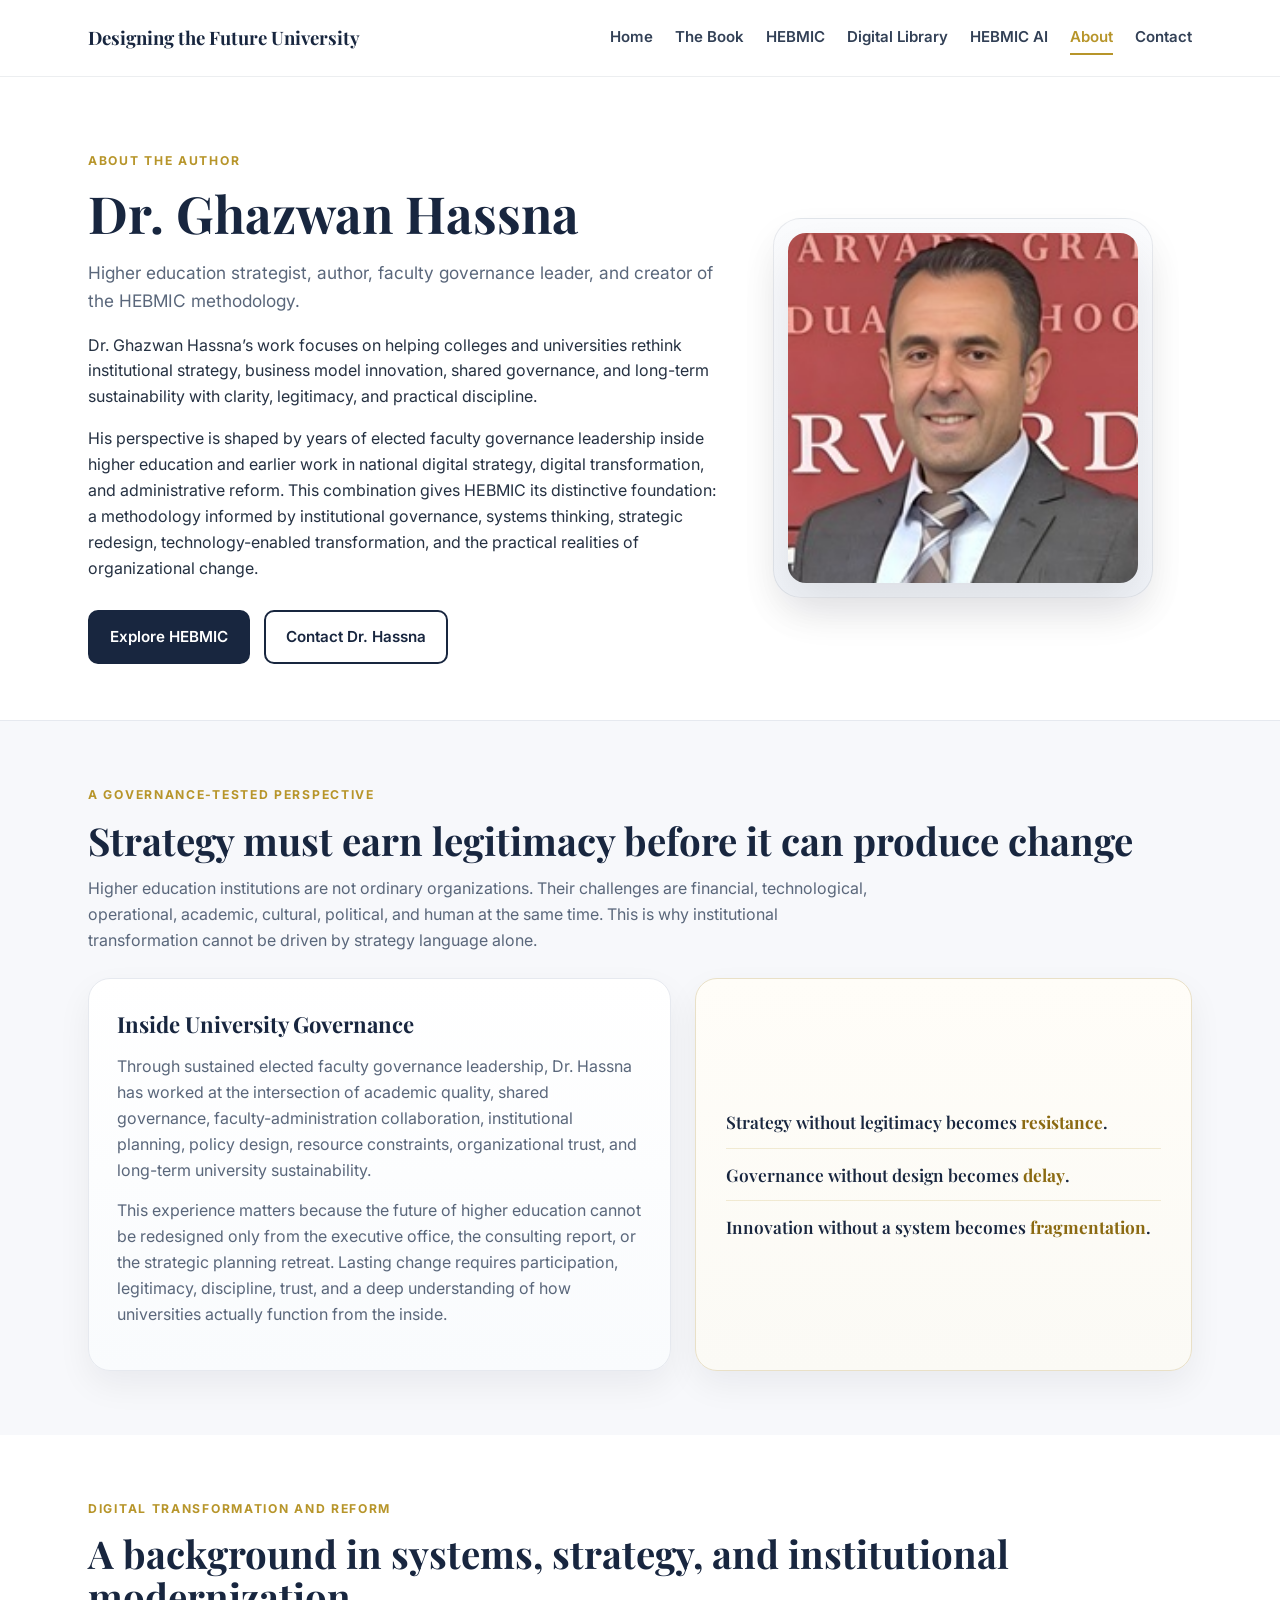
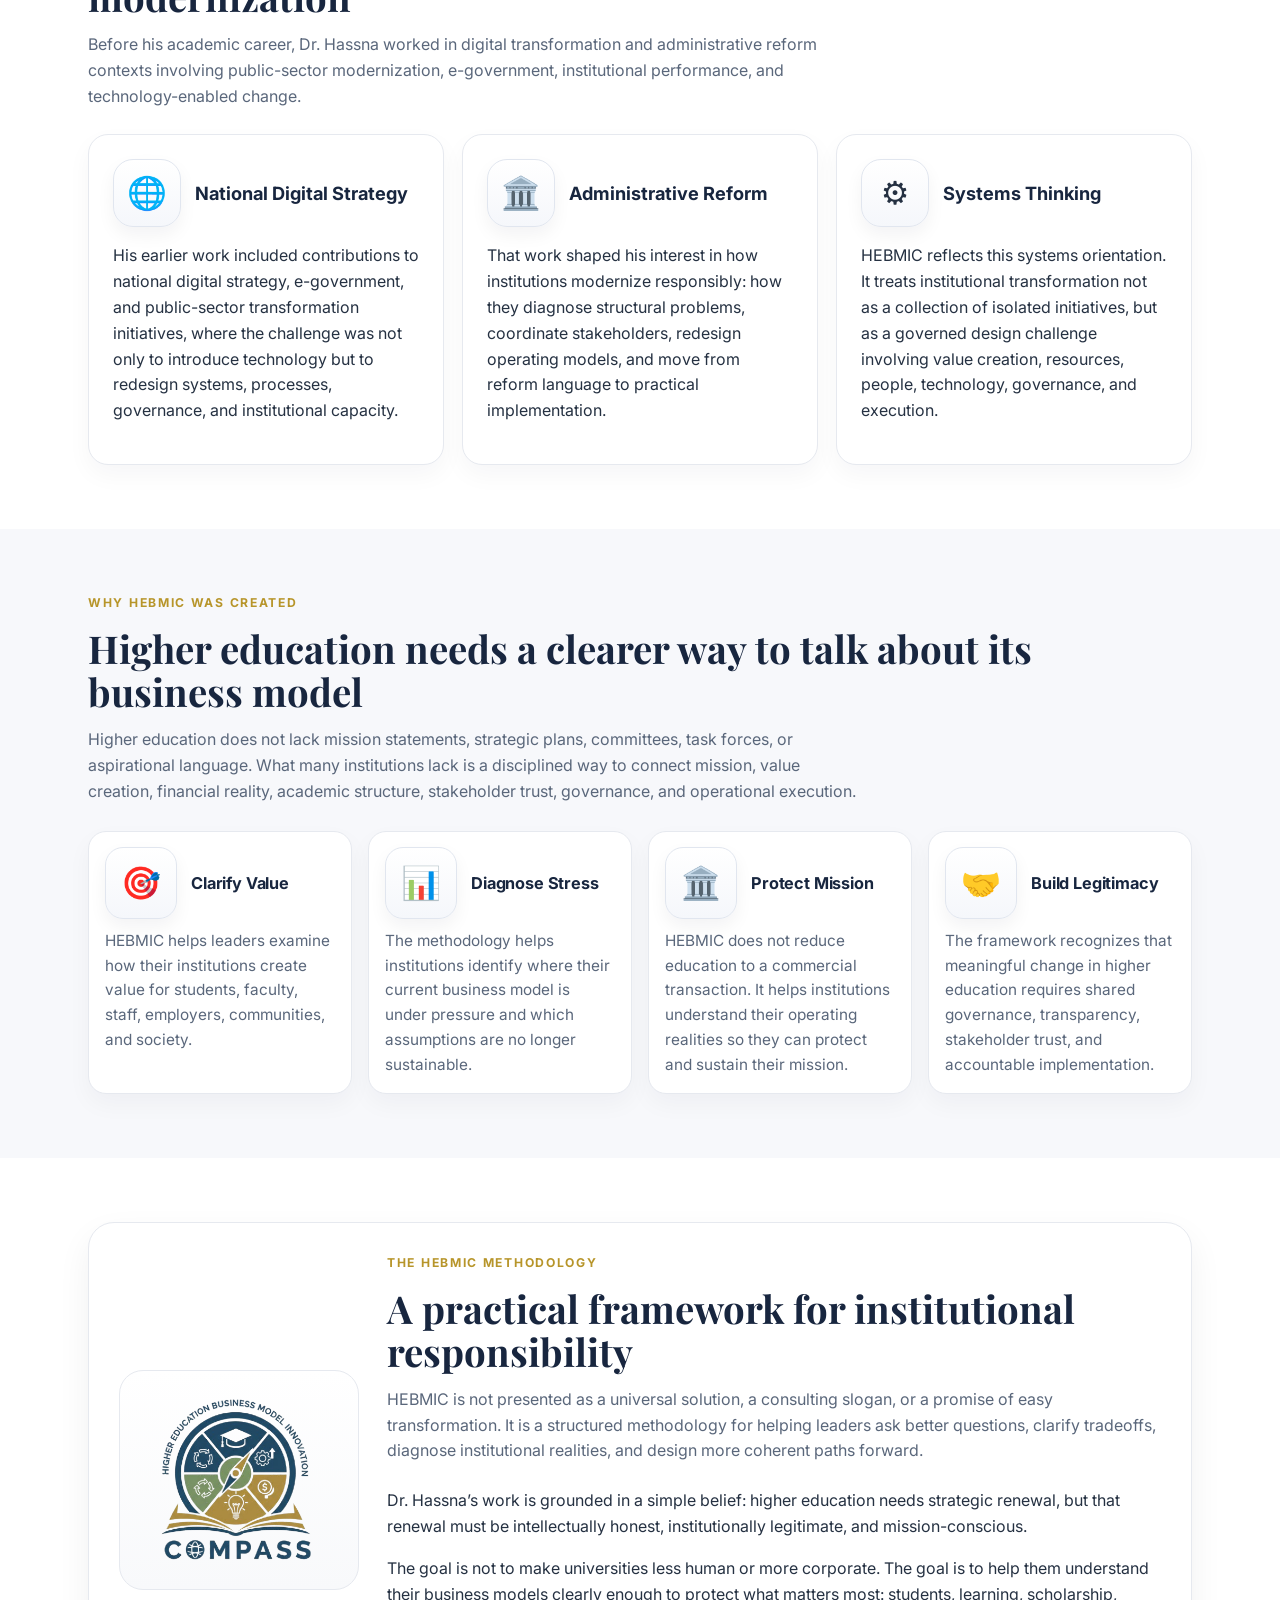
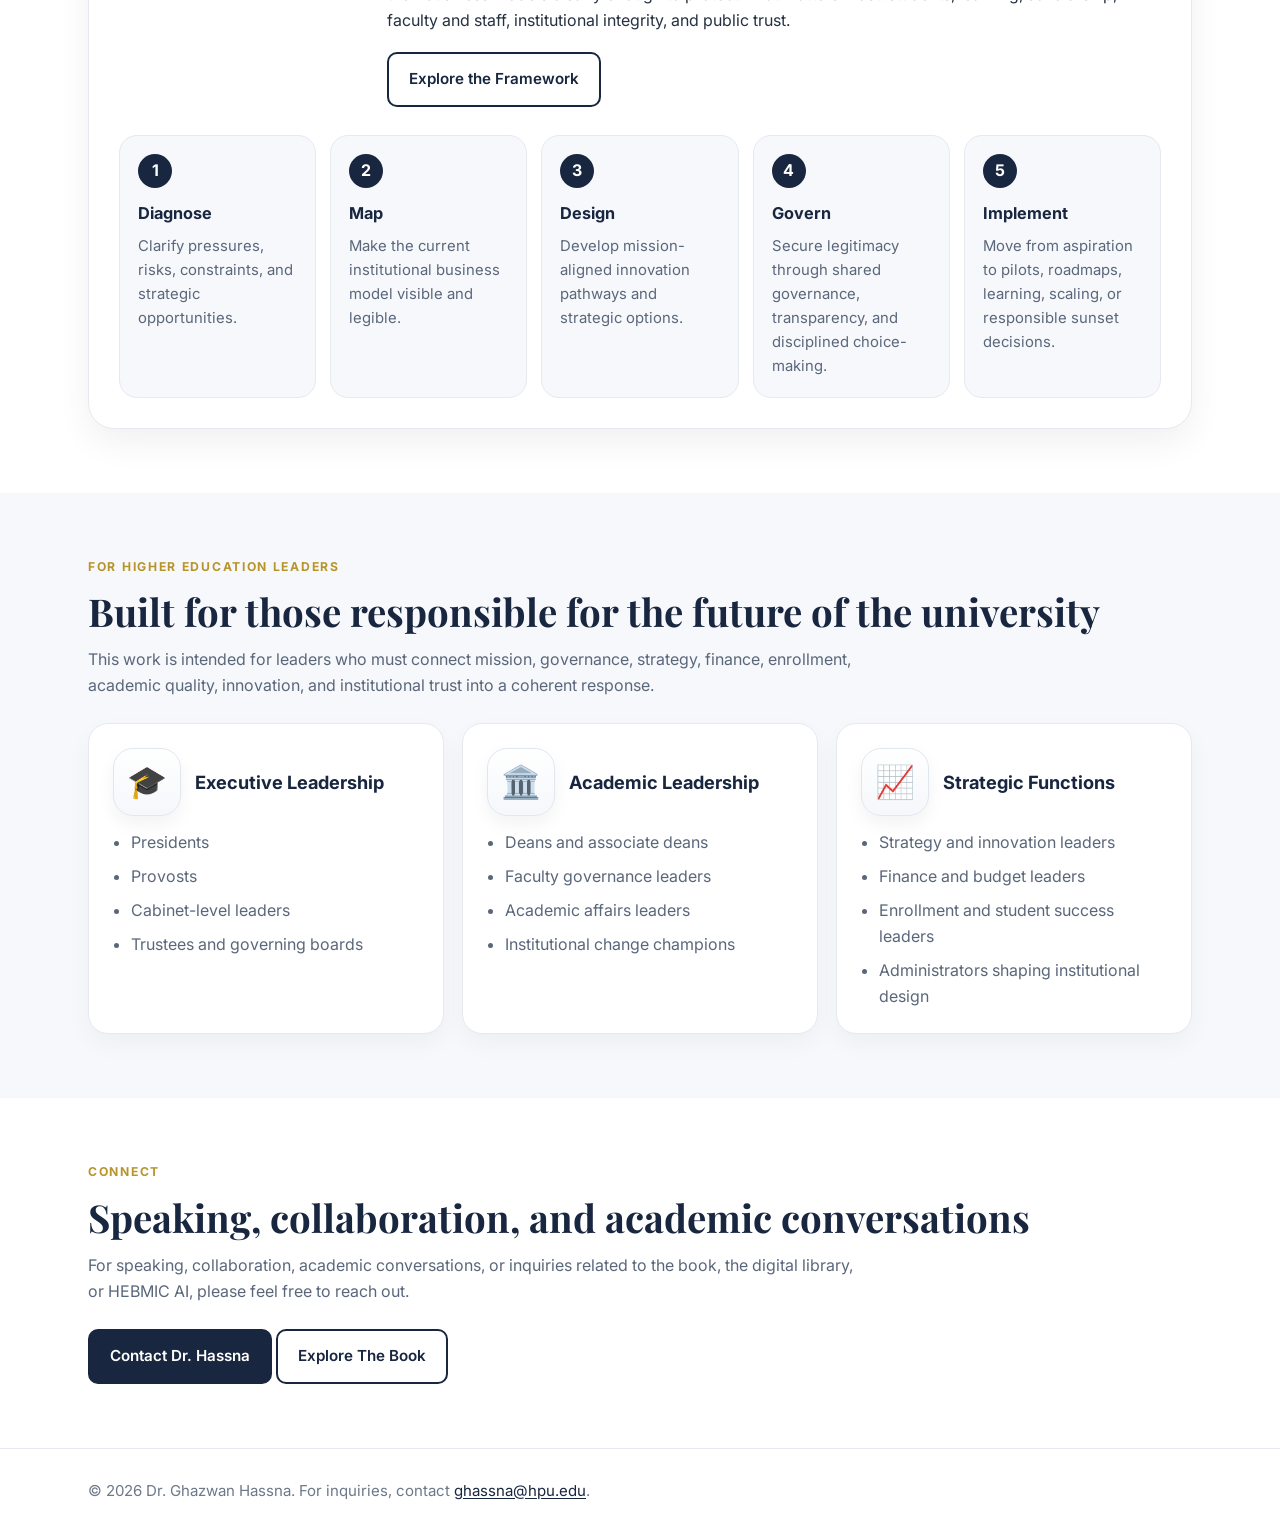
<file: About.html>
<!DOCTYPE html>
<html lang="en">
<head>
  <meta charset="UTF-8">
  <meta name="viewport" content="width=device-width, initial-scale=1.0">
  <title>About Dr. Ghazwan Hassna | Designing the Future University</title>
  <link rel="stylesheet" href="styles.css">

  <!-- Google tag (gtag.js) -->
  <script async src="https://www.googletagmanager.com/gtag/js?id=G-FE141B1GD9"></script>
  <script>
    window.dataLayer = window.dataLayer || [];
    function gtag(){dataLayer.push(arguments);}
    gtag('js', new Date());

    gtag('config', 'G-FE141B1GD9');
  </script>
</head>

<body>
  <header class="site-header">
    <div class="container header-inner">
      <a class="brand" href="index.html">Designing the Future University</a>
      <nav class="nav">
        <a href="index.html">Home</a>
        <a href="book.html">The Book</a>
        <a href="hebmic.html">HEBMIC</a>
        <a href="digital-library.html">Digital Library</a>
        <a href="hebmic-ai.html">HEBMIC AI</a>
        <a class="active" href="about.html">About</a>
        <a href="index.html#contact">Contact</a>
      </nav>
    </div>
  </header>

  <main>

    <section class="hero">
      <div class="container hero-grid">
        <div>
          <div class="eyebrow">About the Author</div>
          <h1>Dr. Ghazwan Hassna</h1>
          <p class="lead">Higher education strategist, author, faculty governance leader, and creator of the HEBMIC methodology.</p>

          <p>Dr. Ghazwan Hassna’s work focuses on helping colleges and universities rethink institutional strategy, business model innovation, shared governance, and long-term sustainability with clarity, legitimacy, and practical discipline.</p>

          <p>His perspective is shaped by years of elected faculty governance leadership inside higher education and earlier work in national digital strategy, digital transformation, and administrative reform. This combination gives HEBMIC its distinctive foundation: a methodology informed by institutional governance, systems thinking, strategic redesign, technology-enabled transformation, and the practical realities of organizational change.</p>

          <div class="button-row">
            <a class="btn btn-primary" href="hebmic.html">Explore HEBMIC</a>
            <a class="btn btn-secondary" href="index.html#contact">Contact Dr. Hassna</a>
          </div>
        </div>

        <div class="hero-card">
          <img src="author-placeholder.png" alt="Dr. Ghazwan Hassna">
        </div>
      </div>
    </section>

    <section class="section soft divider-top">
      <div class="container">
        <div class="eyebrow">A Governance-Tested Perspective</div>
        <h2 class="section-title">Strategy must earn legitimacy before it can produce change</h2>

        <p class="section-intro">Higher education institutions are not ordinary organizations. Their challenges are financial, technological, operational, academic, cultural, political, and human at the same time. This is why institutional transformation cannot be driven by strategy language alone.</p>

        <div class="book-thesis-grid home-book-thesis-grid">
          <article class="panel book-panel">
            <h3>Inside University Governance</h3>
            <p>Through sustained elected faculty governance leadership, Dr. Hassna has worked at the intersection of academic quality, shared governance, faculty-administration collaboration, institutional planning, policy design, resource constraints, organizational trust, and long-term university sustainability.</p>

            <p>This experience matters because the future of higher education cannot be redesigned only from the executive office, the consulting report, or the strategic planning retreat. Lasting change requires participation, legitimacy, discipline, trust, and a deep understanding of how universities actually function from the inside.</p>
          </article>

          <article class="panel thesis-panel manifesto-panel">
            <div class="manifesto-lines">
              <div class="manifesto-line">Strategy without legitimacy becomes <strong>resistance</strong>.</div>
              <div class="manifesto-line">Governance without design becomes <strong>delay</strong>.</div>
              <div class="manifesto-line">Innovation without a system becomes <strong>fragmentation</strong>.</div>
            </div>
          </article>
        </div>
      </div>
    </section>

    <section class="section white">
      <div class="container">
        <div class="eyebrow">Digital Transformation and Reform</div>
        <h2 class="section-title">A background in systems, strategy, and institutional modernization</h2>

        <p class="section-intro">Before his academic career, Dr. Hassna worked in digital transformation and administrative reform contexts involving public-sector modernization, e-government, institutional performance, and technology-enabled change.</p>

        <div class="audience-layout">
          <article class="audience-column">
            <div class="audience-head">
              <div class="audience-icon" aria-hidden="true">🌐</div>
              <h3>National Digital Strategy</h3>
            </div>
            <p>His earlier work included contributions to national digital strategy, e-government, and public-sector transformation initiatives, where the challenge was not only to introduce technology but to redesign systems, processes, governance, and institutional capacity.</p>
          </article>

          <article class="audience-column">
            <div class="audience-head">
              <div class="audience-icon" aria-hidden="true">🏛️</div>
              <h3>Administrative Reform</h3>
            </div>
            <p>That work shaped his interest in how institutions modernize responsibly: how they diagnose structural problems, coordinate stakeholders, redesign operating models, and move from reform language to practical implementation.</p>
          </article>

          <article class="audience-column">
            <div class="audience-head">
              <div class="audience-icon" aria-hidden="true">⚙️</div>
              <h3>Systems Thinking</h3>
            </div>
            <p>HEBMIC reflects this systems orientation. It treats institutional transformation not as a collection of isolated initiatives, but as a governed design challenge involving value creation, resources, people, technology, governance, and execution.</p>
          </article>
        </div>
      </div>
    </section>

    <section class="section tinted">
      <div class="container">
        <div class="eyebrow">Why HEBMIC Was Created</div>
        <h2 class="section-title">Higher education needs a clearer way to talk about its business model</h2>

        <p class="section-intro">Higher education does not lack mission statements, strategic plans, committees, task forces, or aspirational language. What many institutions lack is a disciplined way to connect mission, value creation, financial reality, academic structure, stakeholder trust, governance, and operational execution.</p>

        <div class="pressure-grid">
          <article class="pressure-card">
            <div class="pressure-head">
              <div class="pressure-icon" aria-hidden="true">🎯</div>
              <h3>Clarify Value</h3>
            </div>
            <p>HEBMIC helps leaders examine how their institutions create value for students, faculty, staff, employers, communities, and society.</p>
          </article>

          <article class="pressure-card">
            <div class="pressure-head">
              <div class="pressure-icon" aria-hidden="true">📊</div>
              <h3>Diagnose Stress</h3>
            </div>
            <p>The methodology helps institutions identify where their current business model is under pressure and which assumptions are no longer sustainable.</p>
          </article>

          <article class="pressure-card">
            <div class="pressure-head">
              <div class="pressure-icon" aria-hidden="true">🏛️</div>
              <h3>Protect Mission</h3>
            </div>
            <p>HEBMIC does not reduce education to a commercial transaction. It helps institutions understand their operating realities so they can protect and sustain their mission.</p>
          </article>

          <article class="pressure-card">
            <div class="pressure-head">
              <div class="pressure-icon" aria-hidden="true">🤝</div>
              <h3>Build Legitimacy</h3>
            </div>
            <p>The framework recognizes that meaningful change in higher education requires shared governance, transparency, stakeholder trust, and accountable implementation.</p>
          </article>
        </div>
      </div>
    </section>

    <section class="section white">
      <div class="container">
        <div class="framework-card">
          <div class="framework-top">
            <div class="framework-logo-left">
              <img src="hebmic-logo.png" alt="HEBMIC logo">
            </div>

            <div>
              <div class="eyebrow">The HEBMIC Methodology</div>
              <h2 class="section-title">A practical framework for institutional responsibility</h2>

              <p class="section-intro">HEBMIC is not presented as a universal solution, a consulting slogan, or a promise of easy transformation. It is a structured methodology for helping leaders ask better questions, clarify tradeoffs, diagnose institutional realities, and design more coherent paths forward.</p>

              <p>Dr. Hassna’s work is grounded in a simple belief: higher education needs strategic renewal, but that renewal must be intellectually honest, institutionally legitimate, and mission-conscious.</p>

              <p>The goal is not to make universities less human or more corporate. The goal is to help them understand their business models clearly enough to protect what matters most: students, learning, scholarship, faculty and staff, institutional integrity, and public trust.</p>

              <div class="button-row framework-cta">
                <a class="btn btn-secondary" href="hebmic.html">Explore the Framework</a>
              </div>
            </div>
          </div>

          <div class="steps">
            <div class="step">
              <div class="step-num">1</div>
              <h3>Diagnose</h3>
              <p>Clarify pressures, risks, constraints, and strategic opportunities.</p>
            </div>

            <div class="step">
              <div class="step-num">2</div>
              <h3>Map</h3>
              <p>Make the current institutional business model visible and legible.</p>
            </div>

            <div class="step">
              <div class="step-num">3</div>
              <h3>Design</h3>
              <p>Develop mission-aligned innovation pathways and strategic options.</p>
            </div>

            <div class="step">
              <div class="step-num">4</div>
              <h3>Govern</h3>
              <p>Secure legitimacy through shared governance, transparency, and disciplined choice-making.</p>
            </div>

            <div class="step">
              <div class="step-num">5</div>
              <h3>Implement</h3>
              <p>Move from aspiration to pilots, roadmaps, learning, scaling, or responsible sunset decisions.</p>
            </div>
          </div>
        </div>
      </div>
    </section>

    <section class="section soft">
      <div class="container">
        <div class="eyebrow">For Higher Education Leaders</div>
        <h2 class="section-title">Built for those responsible for the future of the university</h2>

        <p class="section-intro">This work is intended for leaders who must connect mission, governance, strategy, finance, enrollment, academic quality, innovation, and institutional trust into a coherent response.</p>

        <div class="audience-layout">
          <article class="audience-column">
            <div class="audience-head">
              <div class="audience-icon" aria-hidden="true">🎓</div>
              <h3>Executive Leadership</h3>
            </div>
            <ul>
              <li>Presidents</li>
              <li>Provosts</li>
              <li>Cabinet-level leaders</li>
              <li>Trustees and governing boards</li>
            </ul>
          </article>

          <article class="audience-column">
            <div class="audience-head">
              <div class="audience-icon" aria-hidden="true">🏛️</div>
              <h3>Academic Leadership</h3>
            </div>
            <ul>
              <li>Deans and associate deans</li>
              <li>Faculty governance leaders</li>
              <li>Academic affairs leaders</li>
              <li>Institutional change champions</li>
            </ul>
          </article>

          <article class="audience-column">
            <div class="audience-head">
              <div class="audience-icon" aria-hidden="true">📈</div>
              <h3>Strategic Functions</h3>
            </div>
            <ul>
              <li>Strategy and innovation leaders</li>
              <li>Finance and budget leaders</li>
              <li>Enrollment and student success leaders</li>
              <li>Administrators shaping institutional design</li>
            </ul>
          </article>
        </div>
      </div>
    </section>

    <section class="section white">
      <div class="container contact-block">
        <div class="eyebrow">Connect</div>
        <h2 class="section-title">Speaking, collaboration, and academic conversations</h2>
        <p class="section-intro">For speaking, collaboration, academic conversations, or inquiries related to the book, the digital library, or HEBMIC AI, please feel free to reach out.</p>

        <div class="contact-actions">
          <a class="btn btn-primary" href="mailto:ghassna@hpu.edu">Contact Dr. Hassna</a>
          <a class="btn btn-secondary" href="book.html">Explore The Book</a>
        </div>
      </div>
    </section>

  </main>

  <footer class="footer">
    <div class="container">© 2026 Dr. Ghazwan Hassna. For inquiries, contact <a class="contact-link" href="mailto:ghassna@hpu.edu">ghassna@hpu.edu</a>.</div>
  </footer>
</body>
</html>
</file>
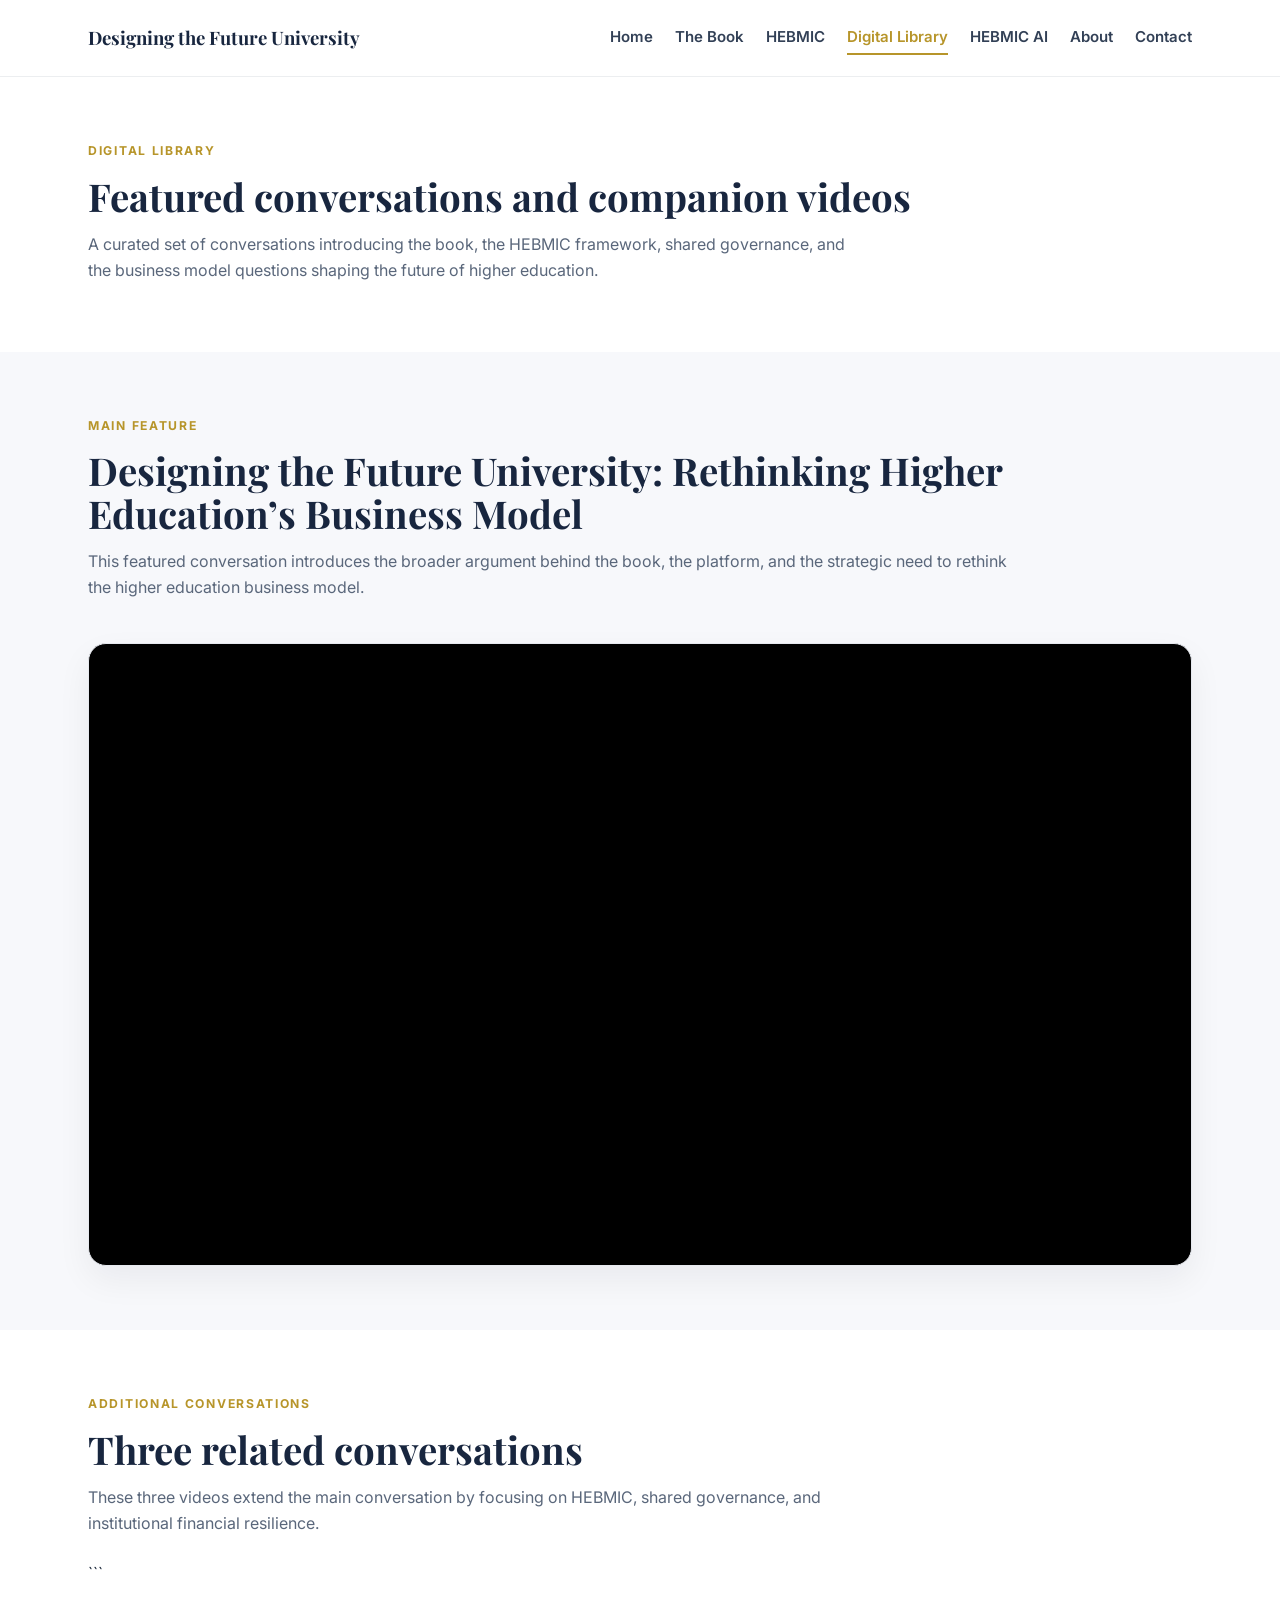
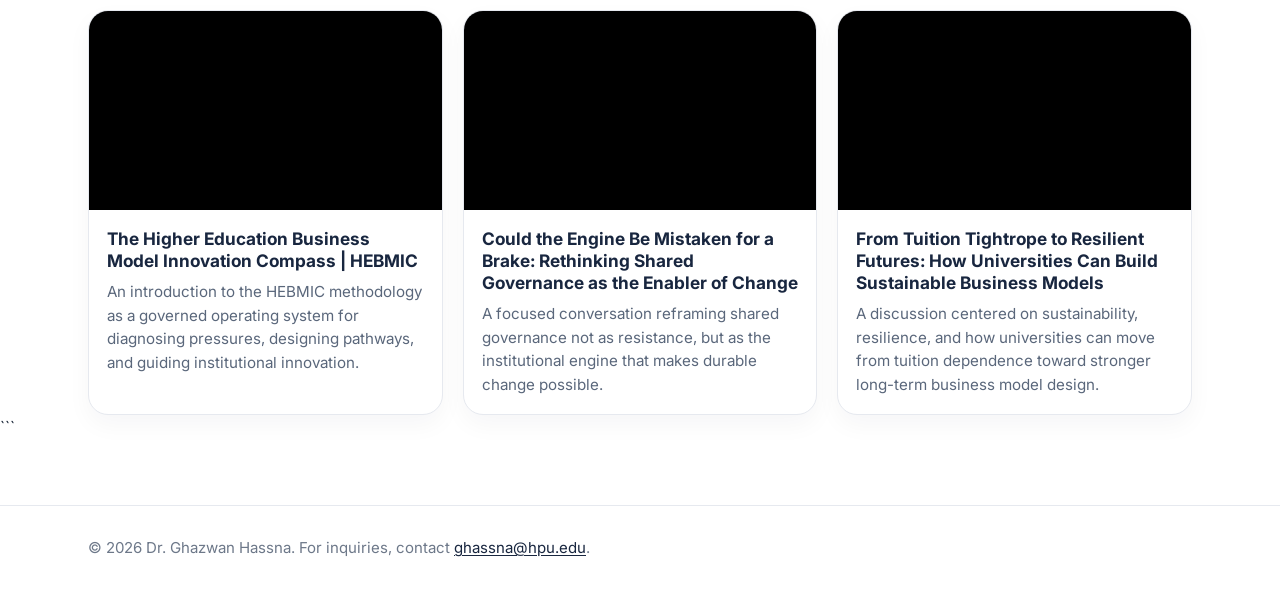
<file: digital-library.html>
<!DOCTYPE html>

<html lang="en">
<head>
  <meta charset="UTF-8">
  <meta name="viewport" content="width=device-width, initial-scale=1.0">
  <title>Digital Library | Designing the Future University</title>
  <link rel="stylesheet" href="styles.css">

<!-- Google tag (gtag.js) -->

<script async src="https://www.googletagmanager.com/gtag/js?id=G-FE141B1GD9"></script>

<script>
  window.dataLayer = window.dataLayer || [];
  function gtag(){dataLayer.push(arguments);}
  gtag('js', new Date());

  gtag('config', 'G-FE141B1GD9');
</script>

</head>
<body>
<header class="site-header">
  <div class="container header-inner">
    <a class="brand" href="index.html">Designing the Future University</a>
    <nav class="nav">
      <a href="index.html">Home</a>
      <a href="book.html">The Book</a>
      <a href="hebmic.html">HEBMIC</a>
      <a class="active" href="digital-library.html">Digital Library</a>
      <a href="hebmic-ai.html">HEBMIC AI</a>
      <a href="about.html">About</a>
      <a href="index.html#contact">Contact</a>
    </nav>
  </div>
</header>

<main>
  <section class="page-hero">
    <div class="container">
      <div class="eyebrow">Digital Library</div>
      <h1 class="section-title">Featured conversations and companion videos</h1>
      <p class="section-intro">A curated set of conversations introducing the book, the HEBMIC framework, shared governance, and the business model questions shaping the future of higher education.</p>
    </div>
  </section>

  <section class="section white">
    <div class="container featured-library">
      <div>
        <div class="eyebrow">Main Feature</div>
        <h2 class="section-title">Designing the Future University: Rethinking Higher Education’s Business Model</h2>
        <p class="section-intro featured-library-copy">This featured conversation introduces the broader argument behind the book, the platform, and the strategic need to rethink the higher education business model.</p>
      </div>
      <div class="video-shell">
        <iframe src="https://www.youtube.com/embed/VXPDXHJLjWQ?start=12" title="Designing the Future University: Rethinking Higher Education’s Business Model" allow="accelerometer; autoplay; clipboard-write; encrypted-media; gyroscope; picture-in-picture; web-share" allowfullscreen></iframe>
      </div>
    </div>
  </section>

  <section class="section soft">
    <div class="container">
      <div class="eyebrow">Additional Conversations</div>
      <h2 class="section-title">Three related conversations</h2>
      <p class="section-intro">These three videos extend the main conversation by focusing on HEBMIC, shared governance, and institutional financial resilience.</p>

```
  <div class="library-subgrid">
    <article class="library-video-card">
      <div class="video-shell">
        <iframe src="https://www.youtube.com/embed/Nhz-rdSpG3s" title="The Higher Education Business Model Innovation Compass | HEBMIC" allow="accelerometer; autoplay; clipboard-write; encrypted-media; gyroscope; picture-in-picture; web-share" allowfullscreen></iframe>
      </div>
      <div class="library-video-copy">
        <h3>The Higher Education Business Model Innovation Compass | HEBMIC</h3>
        <p>An introduction to the HEBMIC methodology as a governed operating system for diagnosing pressures, designing pathways, and guiding institutional innovation.</p>
      </div>
    </article>

    <article class="library-video-card">
      <div class="video-shell">
        <iframe src="https://www.youtube.com/embed/MjIpxXNp2L0?start=711" title="Could the Engine Be Mistaken for a Brake: Rethinking Shared Governance as the Enabler of Change" allow="accelerometer; autoplay; clipboard-write; encrypted-media; gyroscope; picture-in-picture; web-share" allowfullscreen></iframe>
      </div>
      <div class="library-video-copy">
        <h3>Could the Engine Be Mistaken for a Brake: Rethinking Shared Governance as the Enabler of Change</h3>
        <p>A focused conversation reframing shared governance not as resistance, but as the institutional engine that makes durable change possible.</p>
      </div>
    </article>

    <article class="library-video-card">
      <div class="video-shell">
        <iframe src="https://www.youtube.com/embed/9J0lgB2GtbI?start=327" title="From Tuition Tightrope to Resilient Futures: How Universities Can Build Sustainable Business Models" allow="accelerometer; autoplay; clipboard-write; encrypted-media; gyroscope; picture-in-picture; web-share" allowfullscreen></iframe>
      </div>
      <div class="library-video-copy">
        <h3>From Tuition Tightrope to Resilient Futures: How Universities Can Build Sustainable Business Models</h3>
        <p>A discussion centered on sustainability, resilience, and how universities can move from tuition dependence toward stronger long-term business model design.</p>
      </div>
    </article>
  </div>
</div>
```

  </section>
</main>

<footer class="footer">
  <div class="container">© 2026 Dr. Ghazwan Hassna. For inquiries, contact <a class="contact-link" href="mailto:ghassna@hpu.edu">ghassna@hpu.edu</a>.</div>
</footer>
</body>
</html>
</file>
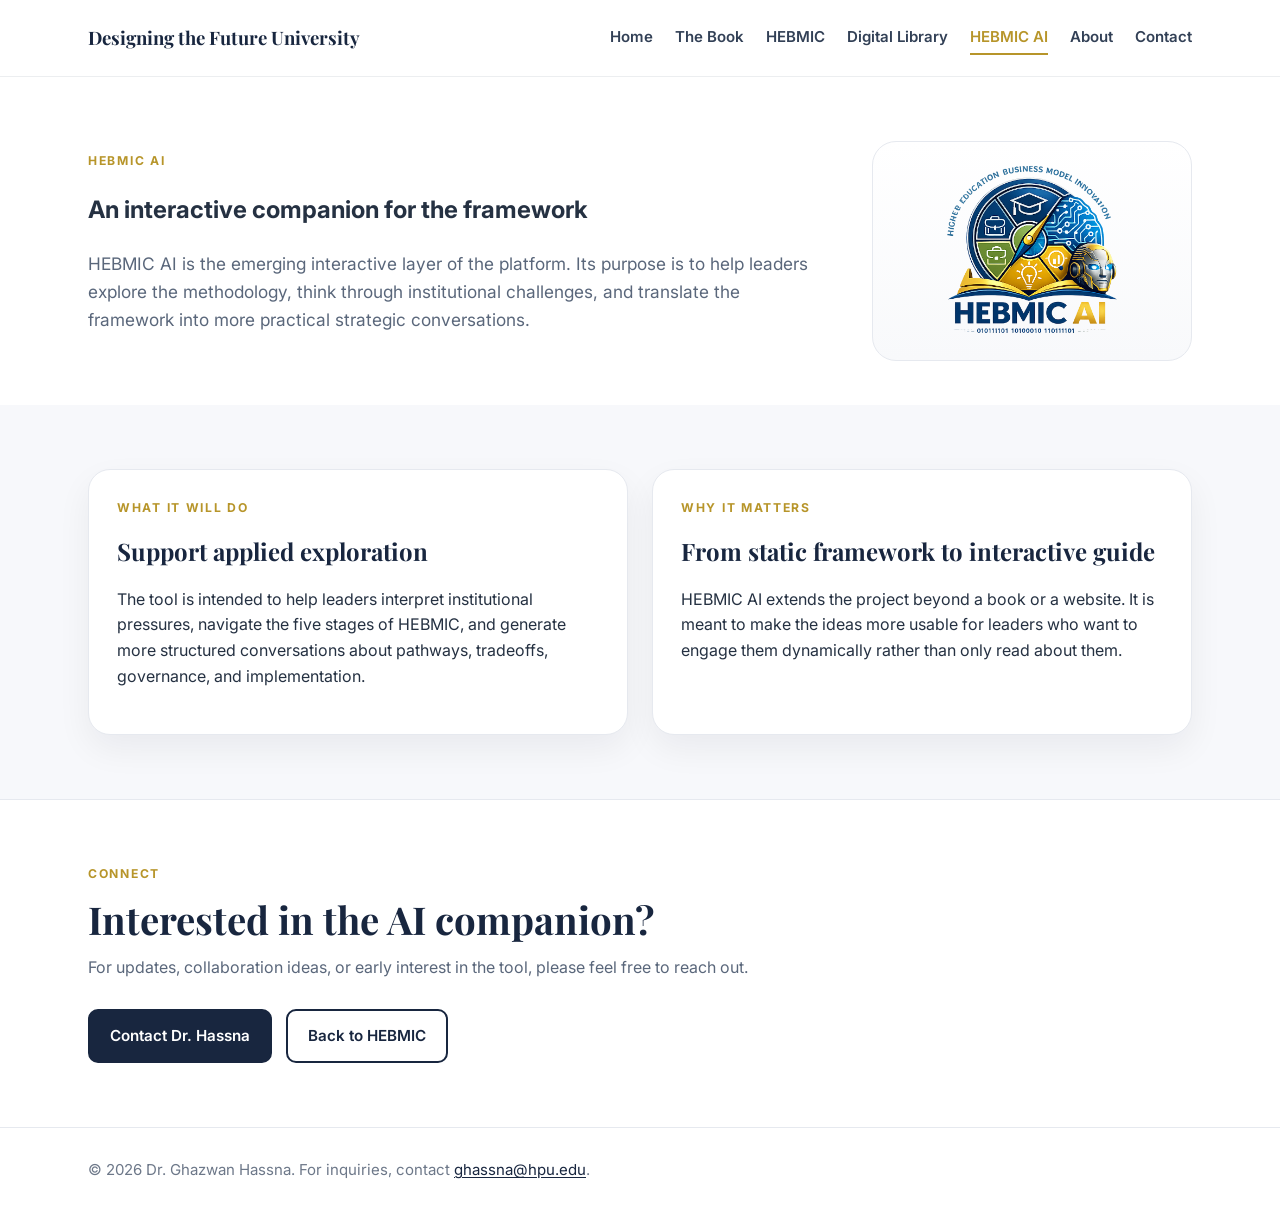
<file: hebmic-ai.html>
<!DOCTYPE html><html lang="en"><head><meta charset="UTF-8"><meta name="viewport" content="width=device-width, initial-scale=1.0"><title>HEBMIC AI | Designing the Future University</title><link rel="stylesheet" href="styles.css">

  <!-- Google tag (gtag.js) -->

<script async src="https://www.googletagmanager.com/gtag/js?id=G-FE141B1GD9"></script>

<script>
  window.dataLayer = window.dataLayer || [];
  function gtag(){dataLayer.push(arguments);}
  gtag('js', new Date());

  gtag('config', 'G-FE141B1GD9');
</script>

</head><body>
<header class="site-header"><div class="container header-inner"><a class="brand" href="index.html">Designing the Future University</a><nav class="nav"><a class="" href="index.html">Home</a><a class="" href="book.html">The Book</a><a class="" href="hebmic.html">HEBMIC</a><a class="" href="digital-library.html">Digital Library</a><a class="active" href="hebmic-ai.html">HEBMIC AI</a><a href="about.html">About</a><a href="index.html#contact">Contact</a></nav></div></header>
<main>

<section class="page-hero"><div class="container page-hero-grid"><div><div class="eyebrow">HEBMIC AI</div><h1>An interactive companion for the framework</h1><p class="lead">HEBMIC AI is the emerging interactive layer of the platform. Its purpose is to help leaders explore the methodology, think through institutional challenges, and translate the framework into more practical strategic conversations.</p></div><div class="framework-logo-left"><img src="HEBMIC_AI.png" alt="HEBMIC logo"></div></div></section>

<section class="section"><div class="container content-grid"><article class="panel"><div class="eyebrow">What It Will Do</div><h3>Support applied exploration</h3><p>The tool is intended to help leaders interpret institutional pressures, navigate the five stages of HEBMIC, and generate more structured conversations about pathways, tradeoffs, governance, and implementation.</p></article><article class="panel"><div class="eyebrow">Why It Matters</div><h3>From static framework to interactive guide</h3><p>HEBMIC AI extends the project beyond a book or a website. It is meant to make the ideas more usable for leaders who want to engage them dynamically rather than only read about them.</p></article></div></section>

<section class="section soft divider-top" id="contact"><div class="container"><div class="eyebrow">Connect</div><h2 class="section-title">Interested in the AI companion?</h2><p class="section-intro">For updates, collaboration ideas, or early interest in the tool, please feel free to reach out.</p><div class="button-row"><a class="btn btn-primary" href="mailto:ghassna@hpu.edu">Contact Dr. Hassna</a><a class="btn btn-secondary" href="hebmic.html">Back to HEBMIC</a></div></div></section>
</main><footer class="footer"><div class="container">© 2026 Dr. Ghazwan Hassna. For inquiries, contact <a class="contact-link" href="mailto:ghassna@hpu.edu">ghassna@hpu.edu</a>.</div></footer></body></html>
</file>
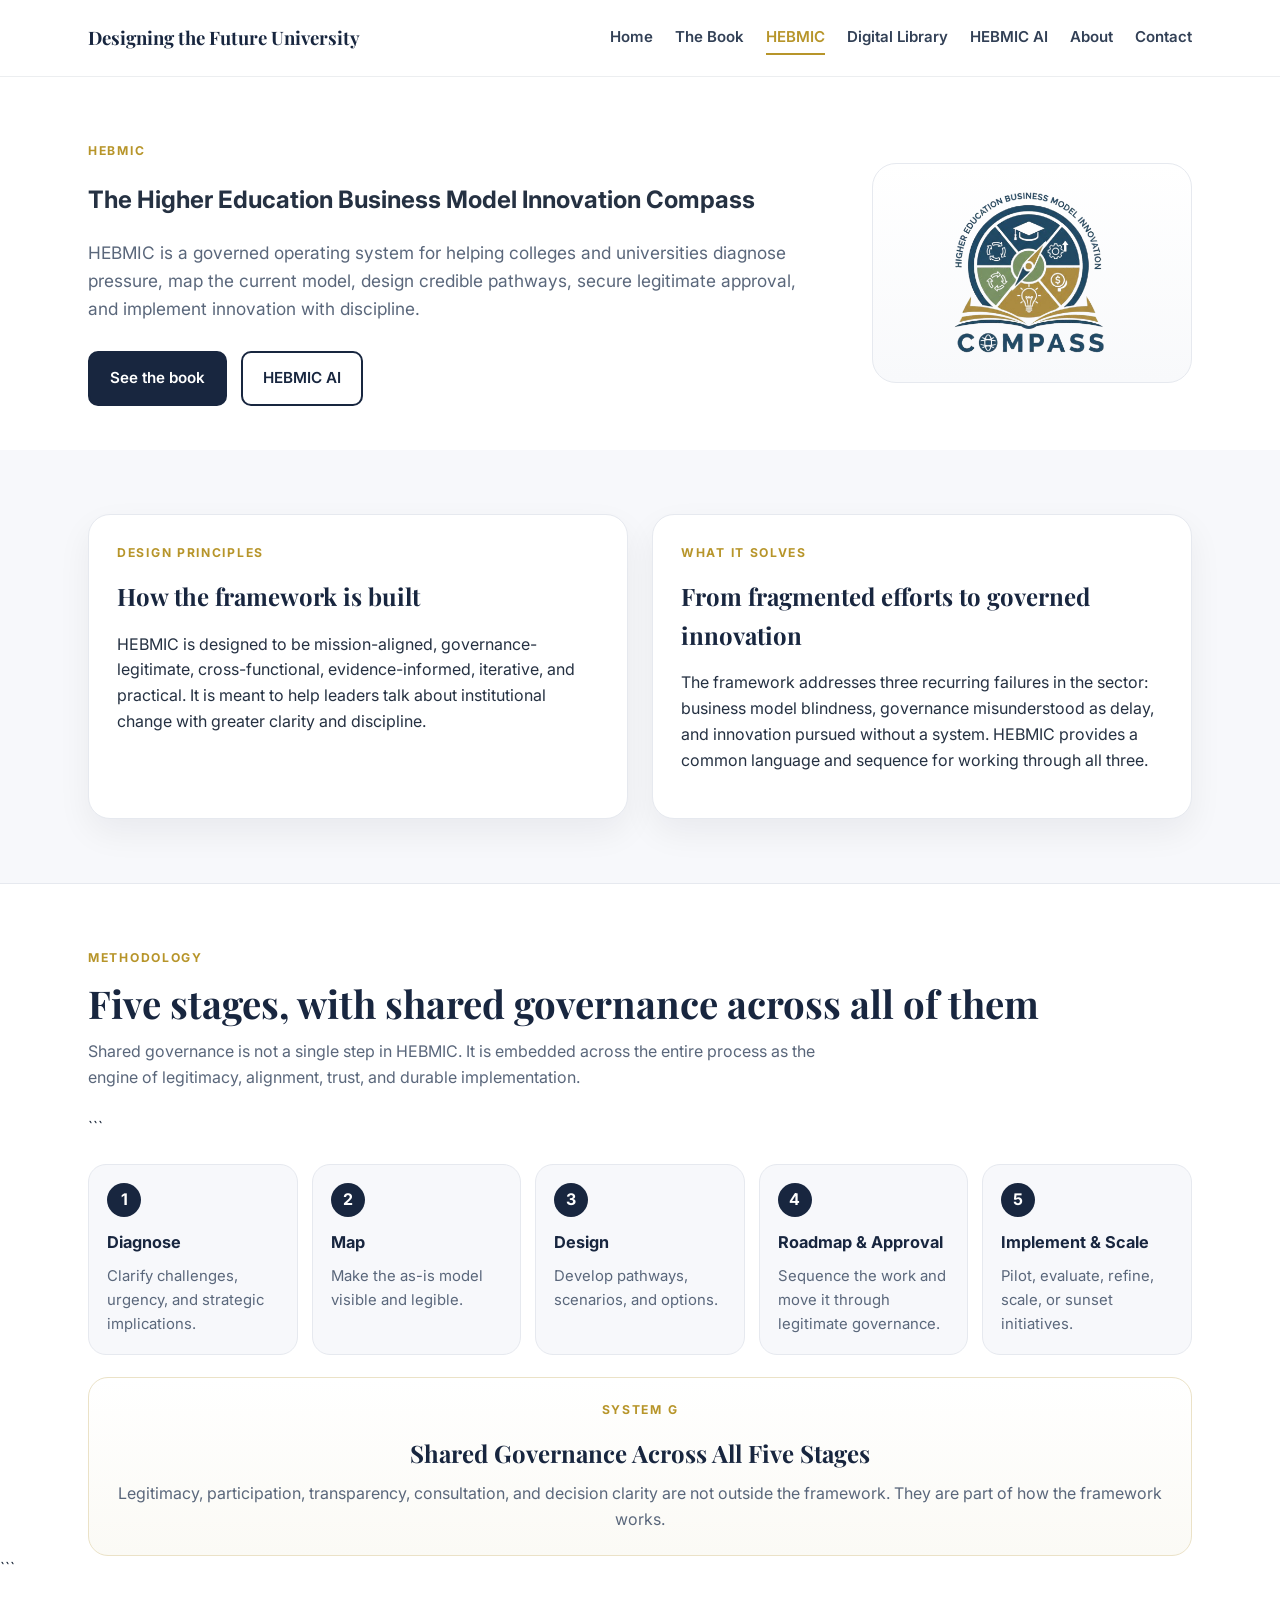
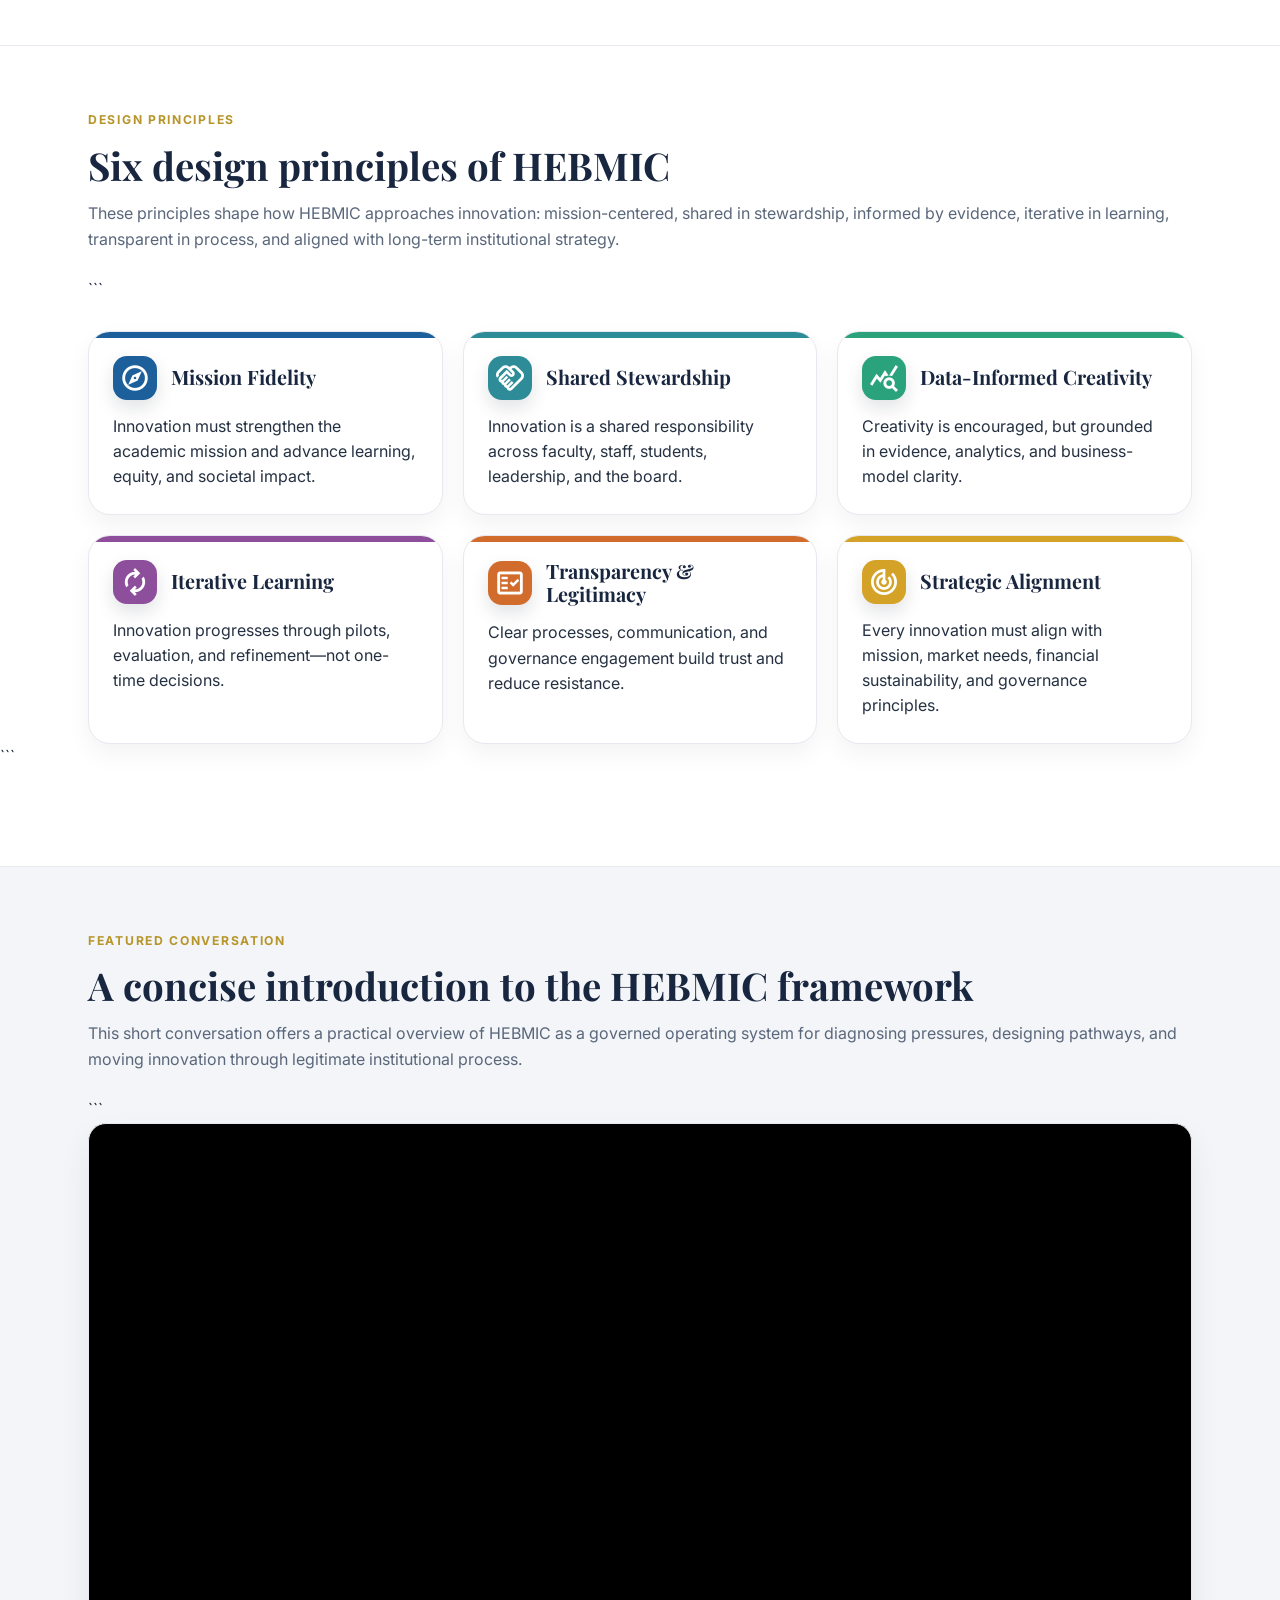
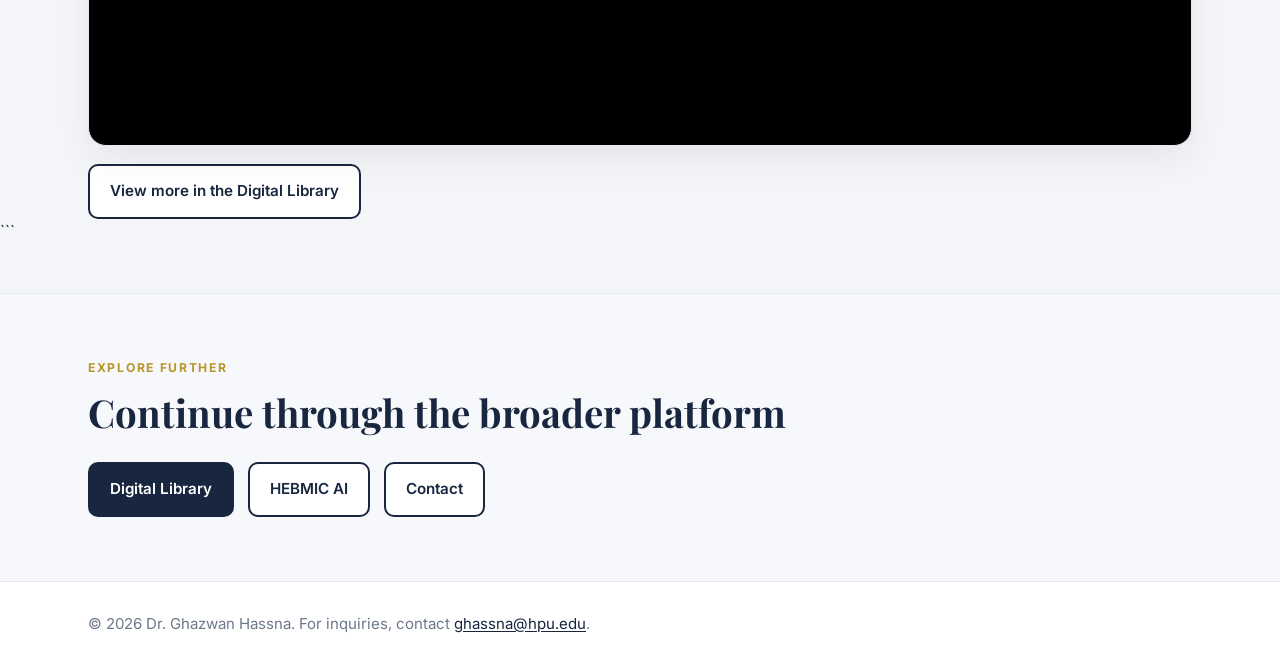
<file: hebmic.html>
<!DOCTYPE html>

<html lang="en">
<head>
  <meta charset="UTF-8">
  <meta name="viewport" content="width=device-width, initial-scale=1.0">
  <title>HEBMIC | Designing the Future University</title>
  <link rel="stylesheet" href="styles.css">

  <!-- Google tag (gtag.js) -->

  <script async src="https://www.googletagmanager.com/gtag/js?id=G-FE141B1GD9"></script>

  <script>
    window.dataLayer = window.dataLayer || [];
    function gtag(){dataLayer.push(arguments);}
    gtag('js', new Date());

    gtag('config', 'G-FE141B1GD9');
  </script>

</head>
<body>
<header class="site-header">
  <div class="container header-inner">
    <a class="brand" href="index.html">Designing the Future University</a>
    <nav class="nav">
      <a href="index.html">Home</a>
      <a href="book.html">The Book</a>
      <a class="active" href="hebmic.html">HEBMIC</a>
      <a href="digital-library.html">Digital Library</a>
      <a href="hebmic-ai.html">HEBMIC AI</a>
      <a href="about.html">About</a>
      <a href="index.html#contact">Contact</a>
    </nav>
  </div>
</header>

<main>
  <section class="page-hero">
    <div class="container page-hero-grid">
      <div>
        <div class="eyebrow">HEBMIC</div>
        <h1>The Higher Education Business Model Innovation Compass</h1>
        <p class="lead">HEBMIC is a governed operating system for helping colleges and universities diagnose pressure, map the current model, design credible pathways, secure legitimate approval, and implement innovation with discipline.</p>
        <div class="button-row">
          <a class="btn btn-primary" href="book.html">See the book</a>
          <a class="btn btn-secondary" href="hebmic-ai.html">HEBMIC AI</a>
        </div>
      </div>
      <div class="framework-logo-left">
        <img src="hebmic-logo.png" alt="HEBMIC logo">
      </div>
    </div>
  </section>

  <section class="section">
    <div class="container content-grid">
      <article class="panel">
        <div class="eyebrow">Design Principles</div>
        <h3>How the framework is built</h3>
        <p>HEBMIC is designed to be mission-aligned, governance-legitimate, cross-functional, evidence-informed, iterative, and practical. It is meant to help leaders talk about institutional change with greater clarity and discipline.</p>
      </article>
      <article class="panel">
        <div class="eyebrow">What It Solves</div>
        <h3>From fragmented efforts to governed innovation</h3>
        <p>The framework addresses three recurring failures in the sector: business model blindness, governance misunderstood as delay, and innovation pursued without a system. HEBMIC provides a common language and sequence for working through all three.</p>
      </article>
    </div>
  </section>

  <section class="section soft divider-top">
    <div class="container">
      <div class="eyebrow">Methodology</div>
      <h2 class="section-title">Five stages, with shared governance across all of them</h2>
      <p class="section-intro">Shared governance is not a single step in HEBMIC. It is embedded across the entire process as the engine of legitimacy, alignment, trust, and durable implementation.</p>

```
  <div class="methodology-ring">
    <div class="step">
      <div class="step-num">1</div>
      <h3>Diagnose</h3>
      <p>Clarify challenges, urgency, and strategic implications.</p>
    </div>
    <div class="step">
      <div class="step-num">2</div>
      <h3>Map</h3>
      <p>Make the as-is model visible and legible.</p>
    </div>
    <div class="step">
      <div class="step-num">3</div>
      <h3>Design</h3>
      <p>Develop pathways, scenarios, and options.</p>
    </div>
    <div class="step">
      <div class="step-num">4</div>
      <h3>Roadmap &amp; Approval</h3>
      <p>Sequence the work and move it through legitimate governance.</p>
    </div>
    <div class="step">
      <div class="step-num">5</div>
      <h3>Implement &amp; Scale</h3>
      <p>Pilot, evaluate, refine, scale, or sunset initiatives.</p>
    </div>
  </div>

  <div class="methodology-center">
    <div class="eyebrow">System G</div>
    <h3 style="margin:0 0 8px;color:var(--navy);font-family:'Playfair Display',Georgia,serif;font-size:1.5rem;">Shared Governance Across All Five Stages</h3>
    <p style="margin:0;color:var(--muted);">Legitimacy, participation, transparency, consultation, and decision clarity are not outside the framework. They are part of how the framework works.</p>
  </div>
</div>
```

  </section>

  <section class="section divider-top hebmic-principles-section">
    <div class="container">
      <div class="eyebrow">Design Principles</div>
      <h2 class="section-title">Six design principles of HEBMIC</h2>
      <p class="section-intro">These principles shape how HEBMIC approaches innovation: mission-centered, shared in stewardship, informed by evidence, iterative in learning, transparent in process, and aligned with long-term institutional strategy.</p>

```
  <div class="principles-grid">
    <article class="principle-card principle-card-1">
      <div class="principle-head">
        <div class="principle-icon" aria-hidden="true"><span class="material-symbols-outlined">explore</span></div>
        <h3>Mission Fidelity</h3>
      </div>
      <p>Innovation must strengthen the academic mission and advance learning, equity, and societal impact.</p>
    </article>

    <article class="principle-card principle-card-2">
      <div class="principle-head">
        <div class="principle-icon" aria-hidden="true"><span class="material-symbols-outlined">handshake</span></div>
        <h3>Shared Stewardship</h3>
      </div>
      <p>Innovation is a shared responsibility across faculty, staff, students, leadership, and the board.</p>
    </article>

    <article class="principle-card principle-card-3">
      <div class="principle-head">
        <div class="principle-icon" aria-hidden="true"><span class="material-symbols-outlined">query_stats</span></div>
        <h3>Data-Informed Creativity</h3>
      </div>
      <p>Creativity is encouraged, but grounded in evidence, analytics, and business-model clarity.</p>
    </article>

    <article class="principle-card principle-card-4">
      <div class="principle-head">
        <div class="principle-icon" aria-hidden="true"><span class="material-symbols-outlined">autorenew</span></div>
        <h3>Iterative Learning</h3>
      </div>
      <p>Innovation progresses through pilots, evaluation, and refinement—not one-time decisions.</p>
    </article>

    <article class="principle-card principle-card-5">
      <div class="principle-head">
        <div class="principle-icon" aria-hidden="true"><span class="material-symbols-outlined">fact_check</span></div>
        <h3>Transparency &amp; Legitimacy</h3>
      </div>
      <p>Clear processes, communication, and governance engagement build trust and reduce resistance.</p>
    </article>

    <article class="principle-card principle-card-6">
      <div class="principle-head">
        <div class="principle-icon" aria-hidden="true"><span class="material-symbols-outlined">track_changes</span></div>
        <h3>Strategic Alignment</h3>
      </div>
      <p>Every innovation must align with mission, market needs, financial sustainability, and governance principles.</p>
    </article>
  </div>
</div>
```

  </section>

  <section class="section divider-top hebmic-video-section">
    <div class="container">
      <div class="eyebrow">Featured Conversation</div>
      <h2 class="section-title">A concise introduction to the HEBMIC framework</h2>
      <p class="section-intro">This short conversation offers a practical overview of HEBMIC as a governed operating system for diagnosing pressures, designing pathways, and moving innovation through legitimate institutional process.</p>

```
  <div class="video-shell">
    <iframe
      src="https://www.youtube.com/embed/Nhz-rdSpG3s?start=45"
      title="The Higher Education Business Model Innovation Compass | HEBMIC"
      allow="accelerometer; autoplay; clipboard-write; encrypted-media; gyroscope; picture-in-picture; web-share"
      allowfullscreen>
    </iframe>
  </div>

  <div class="button-row hebmic-video-actions">
    <a class="btn btn-secondary" href="digital-library.html">View more in the Digital Library</a>
  </div>
</div>
```

  </section>

  <section class="section divider-top" id="contact">
    <div class="container">
      <div class="eyebrow">Explore Further</div>
      <h2 class="section-title">Continue through the broader platform</h2>
      <div class="button-row">
        <a class="btn btn-primary" href="digital-library.html">Digital Library</a>
        <a class="btn btn-secondary" href="hebmic-ai.html">HEBMIC AI</a>
        <a class="btn btn-secondary" href="mailto:ghassna@hpu.edu">Contact</a>
      </div>
    </div>
  </section>
</main>

<footer class="footer">
  <div class="container">© 2026 Dr. Ghazwan Hassna. For inquiries, contact <a class="contact-link" href="mailto:ghassna@hpu.edu">ghassna@hpu.edu</a>.</div>
</footer>
</body>
</html>
</file>
<file: styles.css>
@import url('https://fonts.googleapis.com/css2?family=Playfair+Display:wght@500;600;700&family=Inter:wght@300;400;500;600;700&family=Material+Symbols+Outlined:opsz,wght,FILL,GRAD@24,500,0,0&display=swap');
:root{
  --navy:#18263f;
  --navy-2:#243757;
  --gold:#b7952a;
  --gold-soft:#efe7cf;
  --ink:#253142;
  --muted:#5a677b;
  --line:#e6e9ef;
  --surface:#ffffff;
  --surface-alt:#f7f8fb;
  --surface-alt-2:#f3f5f8;
  --shadow:0 14px 34px rgba(15,23,42,.06);
  --radius:22px;
}
*{box-sizing:border-box}
html{scroll-behavior:smooth}
body{margin:0;font-family:Inter,system-ui,sans-serif;color:var(--ink);background:#fff;line-height:1.62}
a{text-decoration:none;color:inherit}
img{max-width:100%;display:block}
.container{max-width:1160px;margin:0 auto;padding:0 28px}
.site-header{position:sticky;top:0;z-index:100;background:rgba(255,255,255,.94);backdrop-filter:blur(10px);border-bottom:1px solid rgba(24,38,63,.08)}
.header-inner{min-height:76px;display:flex;align-items:center;justify-content:space-between;gap:24px}
.brand{font-family:'Playfair Display',Georgia,serif;font-size:1.16rem;font-weight:700;color:var(--navy)}
.nav{display:flex;gap:22px;flex-wrap:wrap;align-items:center}
.nav a{font-size:.94rem;font-weight:600;color:#324056;padding:4px 0;border-bottom:2px solid transparent;transition:.2s}
.nav a:hover,.nav a.active{color:var(--gold);border-bottom-color:var(--gold)}
.section{padding:64px 0}
.section.soft{background:var(--surface-alt)}
.section.soft-2{background:var(--surface-alt-2)}
.section-title,.hero h1{font-family:'Playfair Display',Georgia,serif;color:var(--navy);line-height:1.12;margin:0 0 14px}
.hero{padding:74px 0 56px;background:linear-gradient(180deg,#ffffff 0%, #fafbfd 100%)}
.hero-grid{display:grid;grid-template-columns:minmax(0,1.2fr) minmax(300px,.8fr);gap:56px;align-items:center}
.eyebrow{font-size:.76rem;font-weight:700;letter-spacing:.14em;text-transform:uppercase;color:var(--gold);margin-bottom:14px}
.hero h1{font-size:clamp(2.35rem,4vw,4rem)}
.lead{font-size:1.08rem;max-width:720px;color:var(--muted)}
.button-row{display:flex;gap:14px;flex-wrap:wrap;margin-top:28px}
.btn{display:inline-flex;align-items:center;justify-content:center;padding:13px 20px;border-radius:10px;font-size:.95rem;font-weight:600;border:2px solid var(--navy);transition:.2s}
.btn-primary{background:var(--navy);color:#fff}
.btn-primary:hover{background:var(--navy-2)}
.btn-secondary{background:#fff;color:var(--navy)}
.btn-secondary:hover{background:var(--navy);color:#fff}
.hero-card{display:flex;justify-content:center;align-items:center}
.cover-frame{background:linear-gradient(180deg,#f8f3e3 0%, #ffffff 75%);padding:16px;border-radius:28px;border:1px solid #eadfbd;box-shadow:var(--shadow)}
.cover-frame img{width:min(100%,360px);aspect-ratio: 3 / 4.35;object-fit:cover;border-radius:20px;box-shadow:0 18px 40px rgba(15,23,42,.12)}
.section-title{font-size:clamp(1.9rem,3vw,2.75rem)}
.section-intro{max-width:780px;color:var(--muted);margin:0 0 24px}
.divider-top{border-top:1px solid var(--line)}
.book-thesis-grid{display:grid;grid-template-columns:1fr 1fr;gap:24px;align-items:stretch}
.panel{background:#fff;border:1px solid var(--line);border-radius:var(--radius);box-shadow:var(--shadow);padding:28px;height:100%}
.panel h3{margin:0 0 12px;color:var(--navy);font-size:1.5rem;font-family:'Playfair Display',Georgia,serif}
.thesis-panel{background:linear-gradient(180deg,#ffffff 0%, #fbfaf5 100%);border-color:#ebe2c7}
.manifesto-lines{display:grid;gap:0}
.manifesto-line{padding:16px 0;font-family:'Playfair Display',Georgia,serif;font-size:clamp(1.35rem,1.9vw,1.8rem);line-height:1.32;color:var(--navy);font-weight:600}
.manifesto-line+.manifesto-line{border-top:1px solid rgba(183,149,42,.22)}
.manifesto-line strong{color:#8b6a12}
.pressure-grid{display:grid;grid-template-columns:repeat(2,minmax(0,1fr));gap:16px;margin-top:26px}
.pressure-card{background:#fff;border:1px solid var(--line);border-radius:18px;padding:16px 18px;box-shadow:0 10px 24px rgba(15,23,42,.04)}
.pressure-head{display:grid;grid-template-columns:72px 1fr;gap:14px;align-items:center;margin-bottom:10px}
.pressure-thumb{width:72px;height:72px;border-radius:16px;overflow:hidden;border:1px solid #dfe5ee;background:#fff;display:flex;align-items:center;justify-content:center}
.pressure-thumb img{width:100%;height:100%;object-fit:cover}
.pressure-card h3{margin:0;color:var(--navy);font-size:1.08rem;line-height:1.26}
.pressure-card p{margin:0;color:var(--muted);font-size:.96rem}
.question-grid{display:grid;grid-template-columns:repeat(3,minmax(0,1fr));gap:18px;margin-top:20px}
.question-card{background:linear-gradient(180deg,#ffffff 0%,#fbfcfe 100%);border:1px solid rgba(16,32,60,.08);border-radius:24px;padding:18px;box-shadow:var(--shadow);position:relative}
.question-card::before{content:"";position:absolute;inset:0;border-top:6px solid var(--question-accent,var(--navy));border-radius:24px;pointer-events:none}
.question-card.q1{--question-accent:#184c87}.question-card.q2{--question-accent:#6d9a84}.question-card.q3{--question-accent:#bf8730}
.question-header{display:flex;align-items:center;gap:14px;margin-bottom:12px}
.question-icon-shell{width:78px;height:78px;min-width:78px;border-radius:18px;display:flex;align-items:center;justify-content:center;background:linear-gradient(180deg,rgba(255,255,255,.97) 0%, rgba(247,249,252,.98) 100%);box-shadow:inset 0 1px 0 rgba(255,255,255,.75),0 10px 20px rgba(13,23,38,.08)}
.question-card.q1 .question-icon-shell{border:2px solid rgba(24,76,135,.28)}
.question-card.q2 .question-icon-shell{border:2px solid rgba(109,154,132,.32)}
.question-card.q3 .question-icon-shell{border:2px solid rgba(191,135,48,.32)}
.question-icon-shell img{width:52px;height:52px;object-fit:contain}
.question-card h3{margin:0;color:var(--question-accent,var(--navy));font-size:1.18rem;line-height:1.2}
.question-card p{margin:0;color:var(--navy);font-size:1rem;line-height:1.55}
.problem-grid{display:grid;grid-template-columns:repeat(3,minmax(0,1fr));gap:18px;margin-top:22px}
.problem-card{background:#fff;border:1px solid var(--line);border-radius:22px;padding:24px;box-shadow:var(--shadow);position:relative;overflow:hidden}
.problem-card::before{content:"";position:absolute;left:0;top:0;bottom:0;width:6px;background:var(--problem-accent,var(--navy))}
.problem-card.p1{--problem-accent:#1d4c87}.problem-card.p2{--problem-accent:#6f9b86}.problem-card.p3{--problem-accent:#b6832e}
.problem-kicker{font-size:.78rem;font-weight:700;letter-spacing:.12em;text-transform:uppercase;color:var(--problem-accent,var(--navy));margin-bottom:12px}
.problem-card h3{margin:0 0 10px;color:var(--navy);font-size:1.24rem;font-family:'Playfair Display',Georgia,serif}
.problem-card p{margin:0;color:var(--muted)}
.framework-card{background:#fff;border:1px solid var(--line);border-radius:26px;box-shadow:var(--shadow);padding:30px}
.framework-top{display:grid;grid-template-columns:240px 1fr;gap:28px;align-items:center;margin-bottom:28px}
.framework-logo-left{display:flex;align-items:center;justify-content:center;background:linear-gradient(180deg,#fff 0%,#f8f9fb 100%);border:1px solid var(--line);border-radius:24px;padding:18px;min-height:220px}
.framework-logo-left img{max-width:180px;max-height:180px;object-fit:contain}
.steps{display:grid;grid-template-columns:repeat(5,minmax(0,1fr));gap:14px}
.step{background:var(--surface-alt);border:1px solid var(--line);border-radius:18px;padding:18px}
.step-num{display:inline-flex;width:34px;height:34px;border-radius:50%;align-items:center;justify-content:center;background:var(--navy);color:#fff;font-weight:700;margin-bottom:12px}
.step h3{margin:0 0 8px;color:var(--navy);font-size:1.02rem}
.step p{margin:0;color:var(--muted);font-size:.93rem}
.audience-layout{display:grid;grid-template-columns:repeat(3,minmax(0,1fr));gap:18px;margin-top:24px}
.audience-column{background:#fff;border:1px solid var(--line);border-radius:20px;padding:24px;box-shadow:0 10px 24px rgba(15,23,42,.04)}
.audience-column h3{margin:0 0 12px;color:var(--navy);font-size:1.2rem}
.audience-column ul{margin:0;padding-left:18px;color:var(--muted)}
.audience-column li+li{margin-top:8px}
.feature-strip{display:grid;grid-template-columns:1.15fr .85fr;gap:24px;align-items:stretch}
.video-shell{position:relative;width:100%;padding-top:56.25%;overflow:hidden;border-radius:18px;border:1px solid var(--line);box-shadow:var(--shadow);background:#000}
.video-shell iframe{position:absolute;inset:0;width:100%;height:100%;border:0}
.info-card{padding:26px;border:1px solid var(--line);border-radius:22px;background:#fff;box-shadow:var(--shadow)}
.author-note{color:var(--muted)}
.page-hero{padding:64px 0 44px;background:linear-gradient(180deg,#ffffff 0%, #fafbfd 100%)}
.page-hero-grid{display:grid;grid-template-columns:minmax(0,1fr) 320px;gap:40px;align-items:center}
.content-grid{display:grid;grid-template-columns:1fr 1fr;gap:24px;align-items:stretch}
.book-thesis-grid{display:grid;grid-template-columns:1fr 1fr;gap:24px;align-items:stretch}
.book-thesis-grid > .panel{height:100%;display:flex;flex-direction:column;justify-content:flex-start}
.book-thesis-grid .thesis-panel{justify-content:center}
.book-thesis-grid .manifesto-line{font-size:1.16rem;line-height:1.38;padding:14px 0}
.methodology-ring{display:grid;grid-template-columns:repeat(5,1fr);gap:14px;margin-top:24px}
.methodology-center{background:linear-gradient(180deg,#fff 0%,#fbfaf5 100%);border:1px solid #ebe2c7;border-radius:20px;padding:22px;margin-top:22px;text-align:center}
.library-grid{display:grid;grid-template-columns:repeat(3,minmax(0,1fr));gap:20px}
.resource-item{padding:22px;border:1px solid var(--line);border-radius:20px;background:#fff;box-shadow:0 10px 24px rgba(15,23,42,.04)}
.resource-item h3{margin:0 0 8px;color:var(--navy);font-size:1.18rem}
.resource-item p{margin:0;color:var(--muted)}
.footer{padding:30px 0;border-top:1px solid var(--line);font-size:.94rem;color:#6d7889}
.contact-link{color:var(--navy);text-decoration:underline;text-underline-offset:2px}
@media (max-width:980px){
  .hero-grid,.page-hero-grid,.framework-top,.feature-strip,.content-grid{grid-template-columns:1fr}
  .question-grid,.problem-grid,.audience-layout,.library-grid{grid-template-columns:1fr 1fr}
  .steps,.methodology-ring{grid-template-columns:repeat(2,1fr)}
}
@media (max-width:900px){
  .book-thesis-grid{grid-template-columns:1fr}
  .pressure-grid{grid-template-columns:repeat(2,minmax(0,1fr))}
}
@media (max-width:720px){
  .container{padding:0 20px}
  .nav{gap:14px}
  .section{padding:52px 0}
  .hero{padding-top:52px}
  .question-grid,.problem-grid,.audience-layout,.library-grid,.steps,.methodology-ring,.pressure-grid{grid-template-columns:1fr}
  .pressure-head{grid-template-columns:60px 1fr}
  .pressure-thumb{width:60px;height:60px}
  .question-icon-shell{width:70px;height:70px;min-width:70px}
  .question-icon-shell img{width:46px;height:46px}
  .framework-logo-left{min-height:auto}
  .manifesto-line{font-size:1.1rem}
  .book-thesis-grid .manifesto-line{font-size:1.02rem}
}


/* Restored home/book hero language */
.hero-card img{width:min(100%,380px);height:auto;border-radius:14px;box-shadow:0 18px 40px rgba(15,23,42,.12)}
.book-hero{padding-bottom:48px}
.book-hero .hero-card{justify-content:center}
.book-hero .hero-grid{align-items:center}
/* Ensure consistent nav wrapping across all pages */
@media (max-width:900px){
  .header-inner{align-items:flex-start;padding:14px 0}
}


/* --- Final layout corrections --- */
.section.tinted{background:#f5f7fa}
.section.blue-tint{background:#f1f5f9}
.section.white{background:#ffffff}
.grid-2{display:grid;grid-template-columns:1fr 1fr;gap:24px;align-items:stretch}
.content-grid > .panel{height:100%}

/* Home page rhythm */
.pressure-grid{grid-template-columns:repeat(4,minmax(0,1fr))}
.pressure-card{padding:15px 16px}
.pressure-head{grid-template-columns:64px 1fr;gap:12px}
.pressure-thumb{width:64px;height:64px}
.pressures-section .section-intro,
#framework .section-intro,
#readership .section-intro{max-width:860px}
.thesis-section{background:#f5f7fa}
.thesis-section .manifesto-panel{background:#fff;border-color:var(--line);box-shadow:0 10px 24px rgba(15,23,42,.04)}
.manifesto-line{font-size:clamp(1.22rem,1.6vw,1.48rem)}

/* Keep author + HEBMIC AI side by side on desktop */
.grid-2 > .info-card{height:100%}

/* Book page balance */
.book-thesis-grid{grid-template-columns:1.05fr .95fr}
.book-thesis-grid > .panel{height:100%}
.book-thesis-grid .thesis-panel{padding:28px}
.book-thesis-grid .manifesto-line{font-size:1.02rem;line-height:1.34;padding:12px 0;font-weight:600}
.book-thesis-grid .panel h3{font-size:1.38rem}

@media (max-width:1100px){
  .pressure-grid{grid-template-columns:repeat(4,minmax(0,1fr))}
}
@media (max-width:980px){
  .grid-2{grid-template-columns:1fr 1fr}
  .pressure-grid{grid-template-columns:repeat(2,minmax(0,1fr))}
}
@media (max-width:820px){
  .grid-2,.book-thesis-grid{grid-template-columns:1fr}
}
@media (max-width:720px){
  .pressure-grid{grid-template-columns:1fr}
}


/* --- Elegance pass: cover treatment + home thesis balance --- */
.hero-card{display:flex;justify-content:center;align-items:center}
.hero-card img{width:min(100%,360px);height:auto;display:block;border-radius:18px;box-shadow:0 22px 48px rgba(15,23,42,.10);}
.hero .hero-card, .book-hero .hero-card{background:linear-gradient(180deg,#fbfcfe 0%,#f3f6fa 100%);border:1px solid rgba(22,32,51,.08);border-radius:28px;padding:18px;box-shadow:0 16px 36px rgba(15,23,42,.06);}
.hero .hero-card img, .book-hero .hero-card img{width:100%;max-width:340px;object-fit:contain}
.home-book-thesis-grid{grid-template-columns:1.08fr .92fr;align-items:stretch}
.book-panel{display:flex;flex-direction:column;justify-content:center;background:linear-gradient(180deg,#ffffff 0%,#f9fbfd 100%)}
.book-panel p{margin:0 0 14px;color:var(--muted)}
.compact-row{margin-top:10px}
.home-book-thesis-grid .thesis-panel{display:flex;flex-direction:column;justify-content:center;padding:26px 30px;background:linear-gradient(180deg,#fffdf8 0%,#fbfaf5 100%);border-color:#e9e0c7}
.home-book-thesis-grid .manifesto-lines{gap:0}
.home-book-thesis-grid .manifesto-line{font-size:clamp(1.08rem,1.35vw,1.28rem);line-height:1.34;padding:14px 0;font-weight:600}
.home-book-thesis-grid .manifesto-line+.manifesto-line{border-top:1px solid rgba(183,149,42,.18)}
@media (max-width:980px){
  .hero .hero-card, .book-hero .hero-card{padding:14px}
  .home-book-thesis-grid{grid-template-columns:1fr}
}


/* --- Thread-specific polish: hero image, icon boxes, author placeholder --- */
.hero .hero-card,
.book-hero .hero-card{
  padding:14px;
}
.hero .hero-card img,
.book-hero .hero-card img{
  width:100%;
  max-width:100%;
  aspect-ratio:3 / 4.35;
  object-fit:cover;
  object-position:center;
  border-radius:18px;
  display:block;
}

.pressure-head{
  grid-template-columns:72px 1fr;
  gap:14px;
  align-items:center;
}
.pressure-icon{
  width:72px;
  height:72px;
  border-radius:18px;
  display:flex;
  align-items:center;
  justify-content:center;
  background:linear-gradient(180deg,#ffffff 0%, #f5f7fb 100%);
  border:1px solid #e1e6ef;
  box-shadow:inset 0 1px 0 rgba(255,255,255,.85), 0 8px 18px rgba(15,23,42,.05);
  font-size:2rem;
  line-height:1;
}
.pressure-card h3{
  font-size:1.02rem;
  line-height:1.24;
  letter-spacing:-0.01em;
}

.audience-column{
  position:relative;
}
.audience-icon{
  width:74px;
  height:74px;
  margin:0 0 16px;
  border-radius:20px;
  display:flex;
  align-items:center;
  justify-content:center;
  background:linear-gradient(180deg,#ffffff 0%, #f5f7fb 100%);
  border:1px solid #e1e6ef;
  box-shadow:inset 0 1px 0 rgba(255,255,255,.85), 0 8px 18px rgba(15,23,42,.05);
  font-size:2rem;
  line-height:1;
}
.audience-column h3{
  font-size:1.14rem;
  line-height:1.24;
  margin:0 0 12px;
}

.author{
  display:grid;
  grid-template-columns:112px 1fr;
  gap:20px;
  align-items:center;
}
.author-photo{
  width:112px;
  height:112px;
  border-radius:50%;
  object-fit:cover;
  object-position:center;
  background:linear-gradient(180deg,#eef2f7 0%, #e2e8f0 100%);
  border:3px solid rgba(183,149,42,.9);
  box-shadow:0 0 0 6px rgba(183,149,42,.12), 0 12px 28px rgba(15,23,42,.08);
}

@media (max-width:720px){
  .pressure-head{
    grid-template-columns:64px 1fr;
    gap:12px;
  }
  .pressure-icon{
    width:64px;
    height:64px;
    border-radius:16px;
    font-size:1.8rem;
  }
  .audience-icon{
    width:68px;
    height:68px;
    border-radius:18px;
    font-size:1.8rem;
  }
  .author{
    grid-template-columns:88px 1fr;
    gap:16px;
    align-items:start;
  }
  .author-photo{
    width:88px;
    height:88px;
    box-shadow:0 0 0 5px rgba(183,149,42,.12), 0 10px 22px rgba(15,23,42,.08);
  }
}


/* --- Thread-specific revision 2: square hero frame, inline audience header, author alignment --- */
.hero .hero-card,
.book-hero .hero-card{
  width:min(100%,380px);
  aspect-ratio:1 / 1;
  padding:14px;
  display:flex;
  align-items:center;
  justify-content:center;
}
.hero .hero-card img,
.book-hero .hero-card img{
  width:100%;
  height:100%;
  max-width:none;
  aspect-ratio:auto;
  object-fit:cover;
  object-position:center;
}

.audience-head{
  display:flex;
  align-items:center;
  gap:14px;
  margin-bottom:14px;
}
.audience-icon{
  width:68px;
  height:68px;
  margin:0;
  flex:0 0 68px;
}
.audience-column h3{
  margin:0;
}

.author{
  display:block;
}
.author-head{
  display:flex;
  align-items:center;
  justify-content:center;
  gap:18px;
  margin-bottom:18px;
}
.author-head .section-title{
  margin-bottom:0;
}
.author-body{
  text-align:left;
}
.author-photo{
  flex:0 0 112px;
}

@media (max-width:720px){
  .hero .hero-card,
  .book-hero .hero-card{
    width:min(100%,320px);
    padding:12px;
  }
  .audience-head{
    gap:12px;
  }
  .audience-icon{
    width:60px;
    height:60px;
    flex-basis:60px;
    font-size:1.65rem;
  }
  .author-head{
    flex-direction:column;
    text-align:center;
    gap:14px;
  }
}

/* --- Alternating section backgrounds only --- */
main > section:nth-of-type(odd){
  background:#ffffff !important;
}
main > section:nth-of-type(even){
  background:var(--surface-alt) !important;
}


/* HEBMIC section CTA */
.framework-cta{margin-top:18px}


/* Digital Library page layout */
.featured-library{display:grid;grid-template-columns:1fr;gap:18px}
.featured-library .video-shell{max-width:100%}
.featured-library-copy{max-width:920px}
.library-subgrid{display:grid;grid-template-columns:repeat(3,minmax(0,1fr));gap:20px;margin-top:24px}
.library-video-card{background:#fff;border:1px solid var(--line);border-radius:20px;box-shadow:0 10px 24px rgba(15,23,42,.04);overflow:hidden;height:100%}
.library-video-card .video-shell{border:none;border-radius:0;box-shadow:none}
.library-video-copy{padding:18px}
.library-video-copy h3{margin:0 0 8px;color:var(--navy);font-size:1.08rem;line-height:1.28}
.library-video-copy p{margin:0;color:var(--muted);font-size:.95rem;line-height:1.55}
@media (max-width:980px){
  .library-subgrid{grid-template-columns:1fr 1fr}
}
@media (max-width:720px){
  .library-subgrid{grid-template-columns:1fr}
}

.material-symbols-outlined{
  font-family:'Material Symbols Outlined';
  font-weight:normal;
  font-style:normal;
  font-size:30px;
  line-height:1;
  letter-spacing:normal;
  text-transform:none;
  display:inline-block;
  white-space:nowrap;
  word-wrap:normal;
  direction:ltr;
  -webkit-font-feature-settings:'liga';
  -webkit-font-smoothing:antialiased;
  font-variation-settings:'FILL' 0,'wght' 500,'GRAD' 0,'opsz' 24;
}

/* --- HEBMIC design principles section: scoped to avoid affecting other sections --- */
.hebmic-principles-section .section-intro{
  max-width:920px;
}
.hebmic-principles-section .principles-grid{
  display:grid;
  grid-template-columns:repeat(3,minmax(0,1fr));
  gap:20px;
  margin-top:28px;
  margin-bottom:34px;
}
.hebmic-principles-section .principle-card{
  background:#fff;
  border:1px solid var(--line);
  border-radius:22px;
  box-shadow:0 10px 24px rgba(15,23,42,.05);
  padding:24px;
  position:relative;
  overflow:hidden;
}
.hebmic-principles-section .principle-card::before{
  content:"";
  position:absolute;
  inset:0 0 auto 0;
  height:6px;
  background:var(--principle-accent, var(--navy));
}
.hebmic-principles-section .principle-card-1{--principle-accent:#1d5f9a}
.hebmic-principles-section .principle-card-2{--principle-accent:#2d8c97}
.hebmic-principles-section .principle-card-3{--principle-accent:#2aa37d}
.hebmic-principles-section .principle-card-4{--principle-accent:#8d4f9b}
.hebmic-principles-section .principle-card-5{--principle-accent:#d16c2d}
.hebmic-principles-section .principle-card-6{--principle-accent:#d4a227}
.hebmic-principles-section .principle-head{
  display:flex;
  align-items:center;
  gap:14px;
  margin-bottom:14px;
}
.hebmic-principles-section .principle-icon{
  width:44px;
  height:44px;
  flex:0 0 44px;
  border-radius:14px;
  display:flex;
  align-items:center;
  justify-content:center;
  background:var(--principle-accent, var(--navy));
  color:#fff;
  box-shadow:0 8px 18px rgba(15,23,42,.12);
}
.hebmic-principles-section .principle-icon svg{
  width:22px;
  height:22px;
  display:block;
}
.hebmic-principles-section .principle-card h3{
  margin:0;
  color:var(--navy);
  font-size:1.24rem;
  line-height:1.18;
  font-family:'Playfair Display',Georgia,serif;
}
.hebmic-principles-section .principle-card p{
  margin:0;
  color:var(--ink);
  font-size:1rem;
  line-height:1.58;
}

@media (max-width:980px){
  .hebmic-principles-section .principles-grid{
    grid-template-columns:repeat(2,minmax(0,1fr));
  }
}

@media (max-width:720px){
  .hebmic-principles-section .principles-grid{
    grid-template-columns:1fr;
  }
  .hebmic-principles-section .principle-card{
    padding:22px 20px;
  }
}

@media (max-width:720px){
  .site-header{
    position: sticky;
    top: 0;
  }

  .header-inner{
    min-height: auto;
    flex-direction: column;
    align-items: center;
    justify-content: center;
    gap: 14px;
    padding: 14px 0 16px;
  }

  .brand{
    font-size: 1.08rem;
    text-align: center;
    line-height: 1.2;
    max-width: 240px;
  }

  .nav{
    justify-content: center;
    gap: 14px 22px;
  }

  .nav a{
    font-size: 0.95rem;
    padding: 2px 0;
  }

  .hero .button-row,
  .page-hero .button-row{
    flex-direction: column;
    align-items: stretch;
  }

  .hero .button-row .btn,
  .page-hero .button-row .btn{
    width: 100%;
  }
}

/* HEBMIC page: single clean override block */
main > section.hebmic-principles-section{
  background:#ffffff !important;
  padding-top:64px !important;
  padding-bottom:96px !important;
}

main > section.hebmic-video-section{
  background:var(--surface-alt-2) !important;
  padding-top:64px !important;
  padding-bottom:48px !important;
}

.hebmic-principles-section .section-intro,
.hebmic-video-section .section-intro{
  max-width:100% !important;
}

.hebmic-principles-section .principles-grid{
  margin-bottom:0 !important;
}

.hebmic-video-section .button-row{
  justify-content:flex-start !important;
  margin-top:18px !important;
  margin-bottom:0 !important;
}

.hebmic-video-section .btn{
  width:auto !important;
}
</file>
